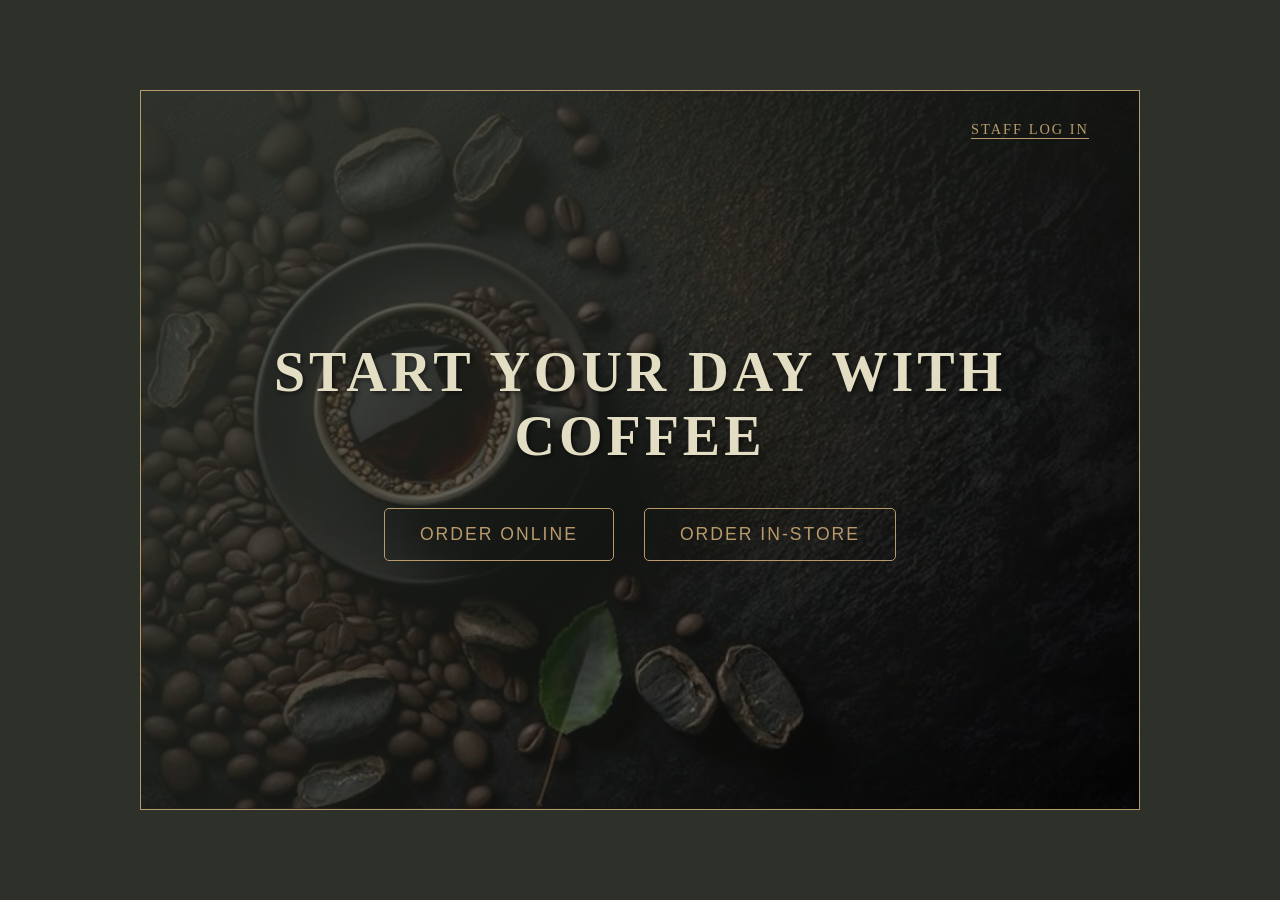
<file: index.html>
<!DOCTYPE html>
<html lang="en">
<head>
  <meta charset="UTF-8">
  <title>Mizaj Coffee Shop</title>
  <link rel="stylesheet" href="style.css">
</head>
<body>

  <div class="wrapper">
    <div class="staff-btn" onclick="openLogin()"> STAFF LOG IN</div>
    
    <main class="content-box">
        <h1>START YOUR DAY WITH COFFEE</h1>
        <div class="cta-buttons">
            <button onclick="goOnline()">Order Online</button>
            <button onclick="goInStore()">Order In-Store</button>
        </div>
    </main>
</div>

  <script src="home.js"></script>
</body>
</html>
</file>
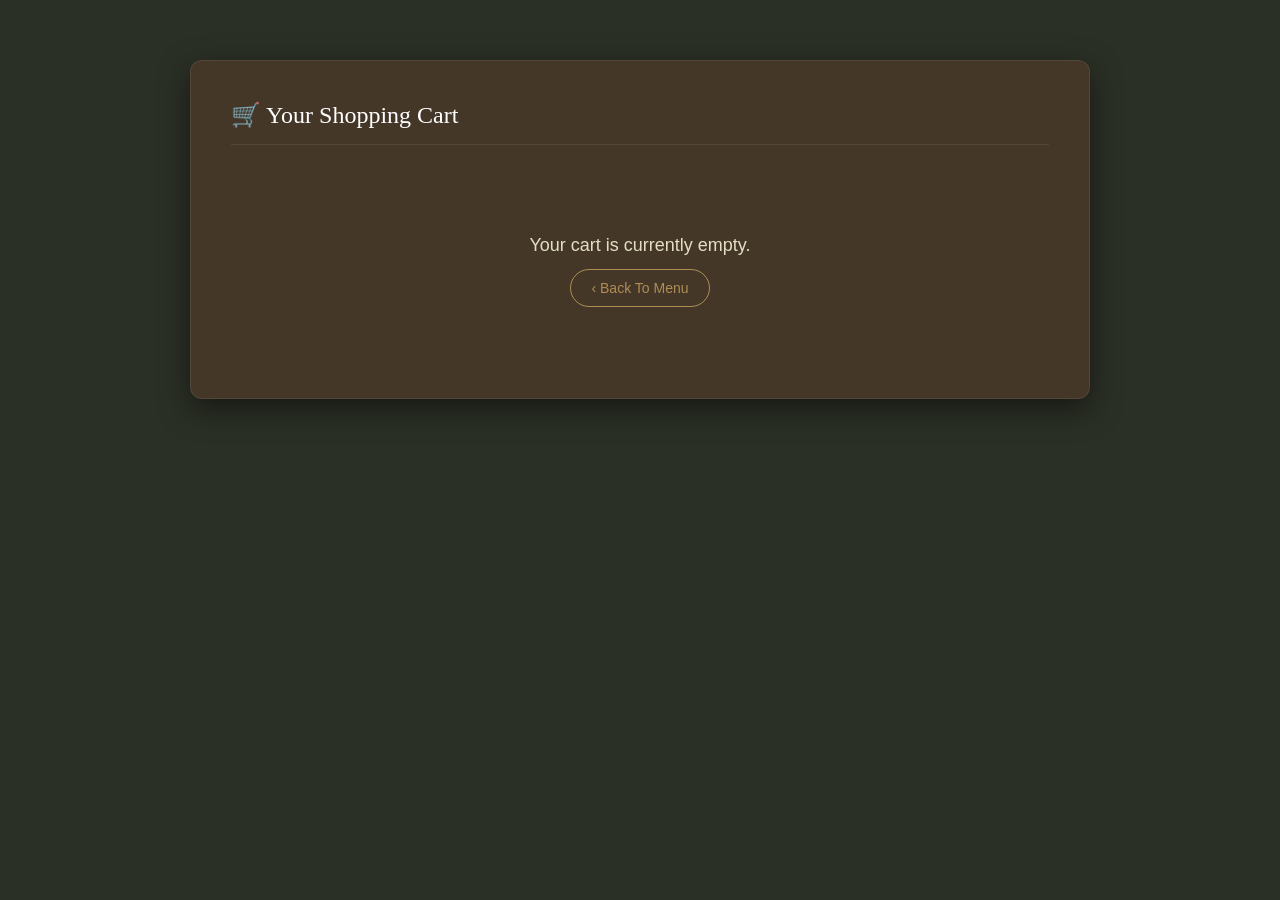
<file: cart.html>
<!DOCTYPE html>
<html lang="en">
<head>
    <meta charset="UTF-8">
    <meta name="viewport" content="width=device-width, initial-scale=1.0">
    <title>Ararat Coffee - Your Cart</title>
    <!-- ربط ملف الـ CSS الخاص بالسلة -->
    <link rel="stylesheet" href="cart.css">
</head>
<body>

    <div class="cart-container">
        <h2>🛒 Your Shopping Cart</h2>
        
        <!-- جدول عرض المشروبات المشتراة -->
        <div id="cart-table-wrapper">
            <table class="cart-table">
                <thead>
                    <tr>
                        <th>Product</th>
                        <th>Price</th>
                        <th>Quantity</th>
                        <th>Subtotal</th>
                        <th>Action</th>
                    </tr>
                </thead>
                <tbody id="cart-rows">
                    <!-- الجافاسكريبت سيقوم بتوليد الأسطر هنا ديناميكياً -->
                </tbody>
            </table>
        </div>

        <!-- رسالة تنبيه تظهر فقط إذا كانت السلة فارغة تماماً -->
        <div id="empty-cart-msg" class="empty-msg" style="display: none;">
            Your cart is currently empty. <br><br>
            <a href="hot-drinks.html" class="go-back-btn">‹ Back To Menu</a>
        </div>

        <!-- إجمالي الحساب وأزرار التحكم -->
        <div class="cart-summary" id="cart-summary-box">
            <div class="total-box">
                <span>Total Amount:</span>
                <span id="final-total">0 DA</span>
            </div>
            
            <div class="cart-buttons">
                <a href="hot-drinks.html" class="btn-secondary">‹ Continue Shopping</a>
                <button onclick="goToCheckout()" class="btn-primary">Proceed to Checkout ›</button>
            </div>
        </div>
    </div>

    <!-- ربط ملف الجافاسكريبت الخاص بالسلة -->
    <script src="cart.js"></script>
</body>
</html>
</file>
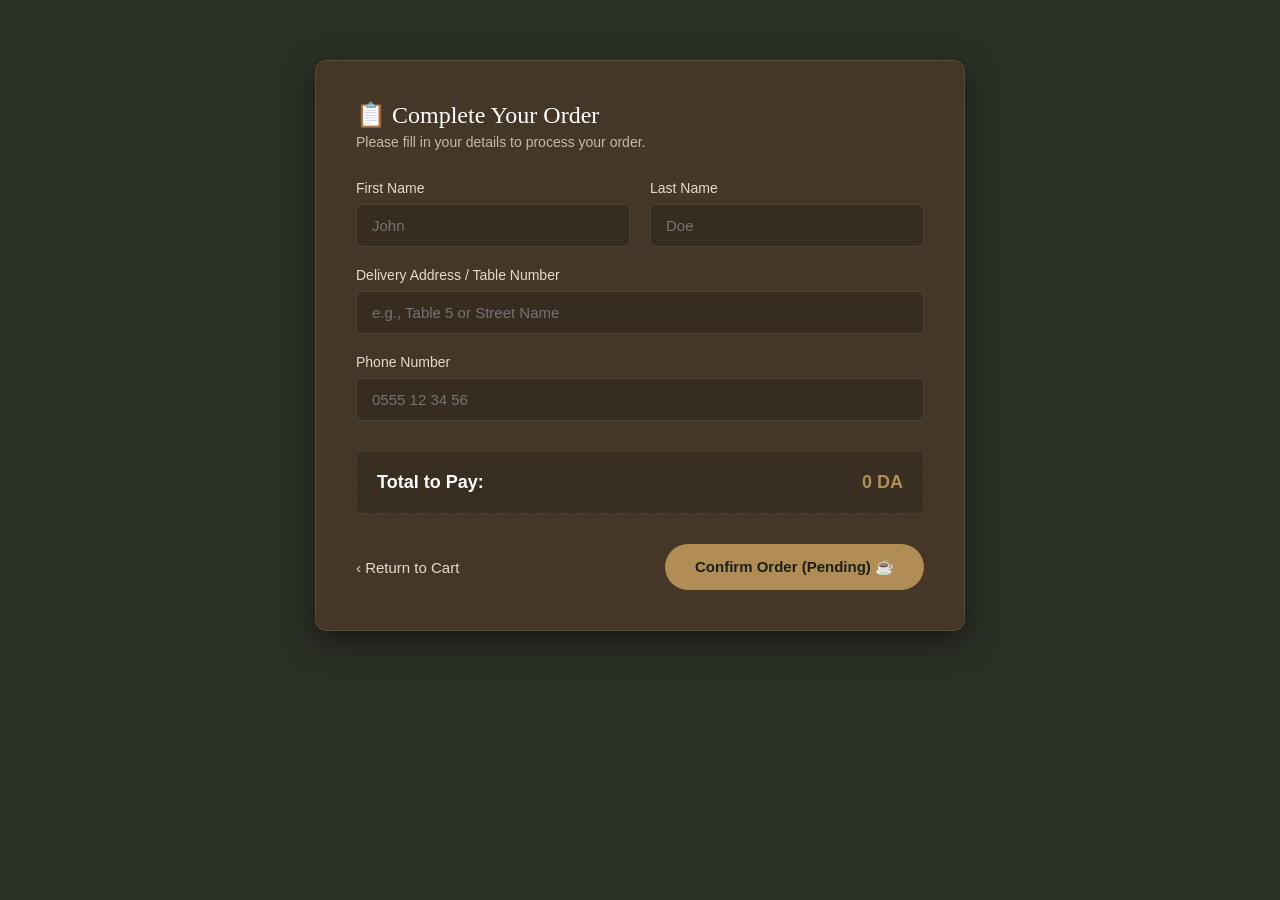
<file: checkout.html>
<!DOCTYPE html>
<html lang="en">
<head>
    <meta charset="UTF-8">
    <meta name="viewport" content="width=device-width, initial-scale=1.0">
    <title>Ararat Coffee - Checkout</title>
    <link rel="stylesheet" href="checkout.css">
</head>
<body>

    <div class="checkout-container">
        <h2>📋 Complete Your Order</h2>
        <p class="checkout-subtitle">Please fill in your details to process your order.</p>

        <!-- فورم إدخال البيانات الشخصية -->
        <form id="checkout-form" action="submit_order.php" method="POST" onsubmit="prepareCartData(event)">
            
            <!-- حقل مخفي سنضع داخله بيانات السلة عبر الجافاسكريبت قبل الإرسال -->
            <input type="hidden" name="cart_data" id="hidden-cart-data">

            <div class="form-group-row">
                <div class="form-group">
                    <label for="firstname">First Name</label>
                    <input type="text" id="firstname" name="firstname" required placeholder="John">
                </div>
                
                <div class="form-group">
                    <label for="lastname">Last Name</label>
                    <input type="text" id="lastname" name="lastname" required placeholder="Doe">
                </div>
            </div>

            <div class="form-group">
                <label for="address">Delivery Address / Table Number</label>
                <input type="text" id="address" name="address" required placeholder="e.g., Table 5 or Street Name">
            </div>

            <div class="form-group">
                <label for="phone">Phone Number</label>
                <input type="tel" id="phone" name="phone" required placeholder="0555 12 34 56">
            </div>

            <!-- صندوق ملخص الحساب السريع -->
            <div class="checkout-summary">
                <span>Total to Pay:</span>
                <span id="checkout-total">0 DA</span>
            </div>

            <div class="form-buttons">
                <a href="cart.html" class="btn-back">‹ Return to Cart</a>
                <button type="submit" class="btn-submit">Confirm Order (Pending) ☕</button>
            </div>
        </form>
    </div>

    <script>
        // بمجرد تحميل الصفحة، نعرض المجموع النهائي للزبون ليتأكد منه
        document.addEventListener('DOMContentLoaded', () => {
            const cart = JSON.parse(localStorage.getItem('ararat_cart')) || [];
            let total = 0;
            cart.forEach(item => {
                total += item.price * item.quantity;
            });
            document.getElementById('checkout-total').innerText = total + ' DA';
        });

        // هذه الدالة السحرية تأخذ بيانات السلة وتضعها داخل الحقل المخفي قبل إرسال الفورم للـ PHP
        function prepareCartData(event) {
            const cart = JSON.parse(localStorage.getItem('ararat_cart')) || [];
            
            if (cart.length === 0) {
                alert("Your cart is empty! Cannot submit order.");
                event.preventDefault(); // إيقاف الإرسال
                return false;
            }

            // تحويل مصفوفة السلة إلى نص JSON وضعه في الحقل المخفي
            document.getElementById('hidden-cart-data').value = JSON.stringify(cart);
        }
    </script>
</body>
</html>
</file>
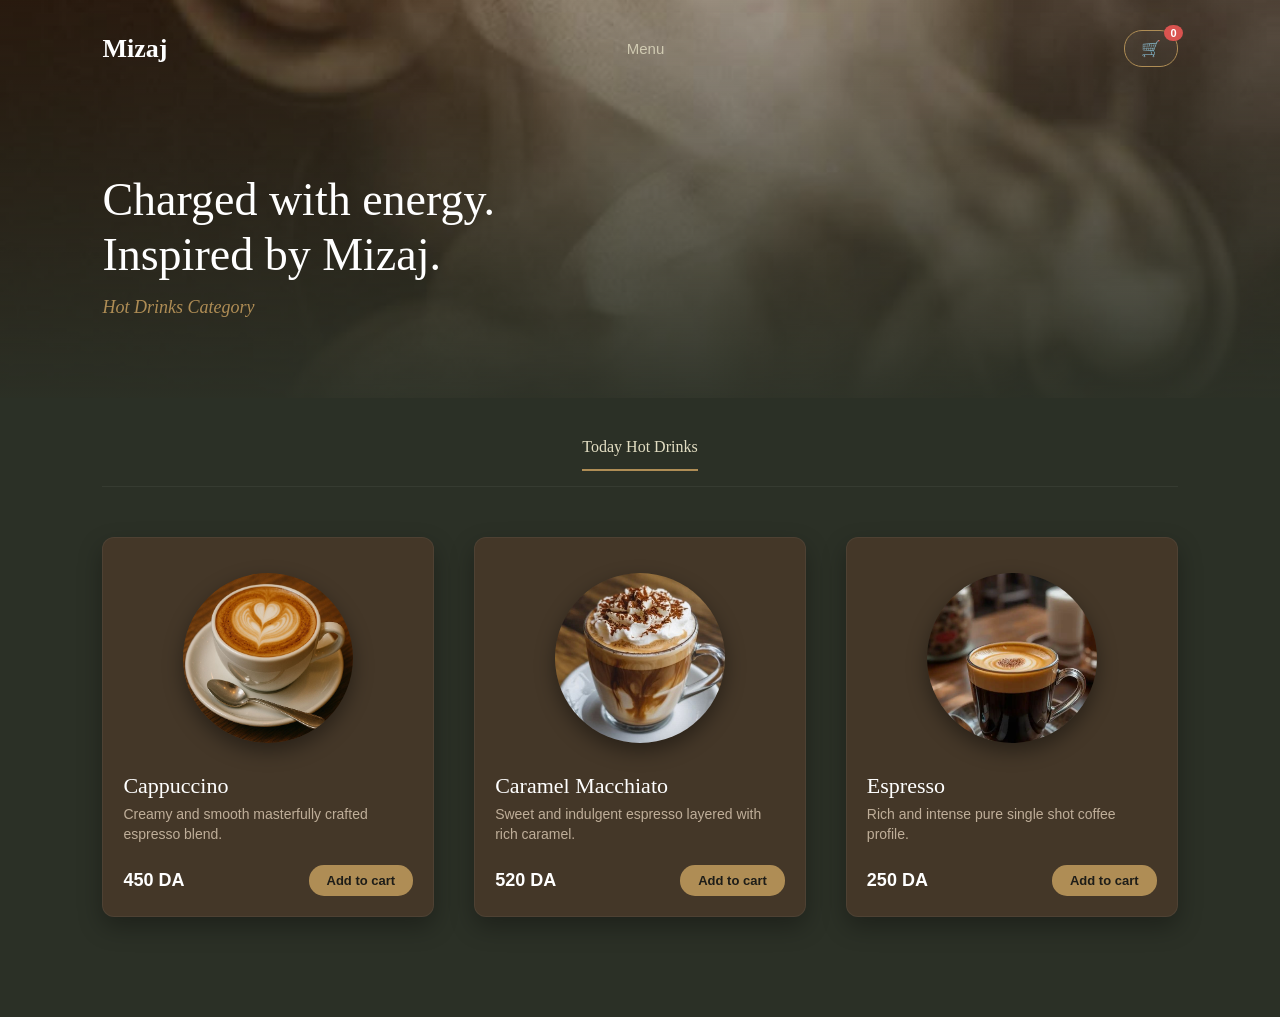
<file: hot-drinks.html>
<!DOCTYPE html>
<html lang="en">
<head>
    <meta charset="UTF-8">
    <meta name="viewport" content="width=device-width, initial-scale=1.0">
    <title>Mizaj Coffee - Hot Drinks Menu</title>
    <!-- ربط ملف الـ CSS الخاص بالصفحة -->
    <link rel="stylesheet" href="hot-drinks.css">
</head>
<body>

    
    <header class="menu-header">
        <nav class="navbar">
            <div class="brand-name">Mizaj</div>
            <ul class="nav-links">
                <li><a href="menucategories.html">Menu</a></li>
                
            </ul>
            <div class="right-nav">
                
                
                <!-- 🛒 أيقونة السلة التفاعلية المتطابقة مع image_4.png -->
                <div class="cart-icon-wrapper" onclick="navigateToCart()">
                    <span class="cart-emoji">🛒</span>
                    <span id="cart-count" class="cart-count">0</span>
                </div>
            </div>
        </nav>
        
        <div class="header-title">
            <h1>Charged with energy.<br>Inspired by Mizaj.</h1>
            <p class="section-tag">Hot Drinks Category</p>
        </div>
    </header>

   
    <main class="menu-container">
        <div class="menu-tabs">
            <span class="tab active">Today Hot Drinks</span>
           
        </div>

        <div class="products-grid">
            
            <!-- المنتج 1: Cappuccino -->
            <div class="product-card">
                <div class="image-holder">
                    <img src="images/cappuccino.JPG" alt="Cappuccino">
                </div>
                <div class="product-info">
                    <h3>Cappuccino</h3>
                    <p class="product-desc">Creamy and smooth masterfully crafted espresso blend.</p>
                    <div class="card-footer">
                        <span class="price">450 DA</span>
                        <button class="add-to-cart-btn" onclick="addToCart(1, 'Cappuccino', 450)">Add to cart</button>
                    </div>
                </div>
            </div>

            
            <div class="product-card">
                <div class="image-holder">
                    <img src="images/caramelmacchiato.JPG" alt="Caramel Macchiato">
                </div>
                <div class="product-info">
                    <h3>Caramel Macchiato</h3>
                    <p class="product-desc">Sweet and indulgent espresso layered with rich caramel.</p>
                    <div class="card-footer">
                        <span class="price">520 DA</span>
                        <button class="add-to-cart-btn" onclick="addToCart(2, 'Caramel Macchiato', 520)">Add to cart</button>
                    </div>
                </div>
            </div>

            
            <div class="product-card">
                <div class="image-holder">
                    <img src="images/espresso.JPG" alt="Espresso">
                </div>
                <div class="product-info">
                    <h3>Espresso</h3>
                    <p class="product-desc">Rich and intense pure single shot coffee profile.</p>
                    <div class="card-footer">
                        <span class="price">250 DA</span>
                        <button class="add-to-cart-btn" onclick="addToCart(3, 'Espresso', 250)">Add to cart</button>
                    </div>
                </div>
            </div>

        </div>
    </main>

    
    <script src="script.js"></script>
</body>
</html>
</file>
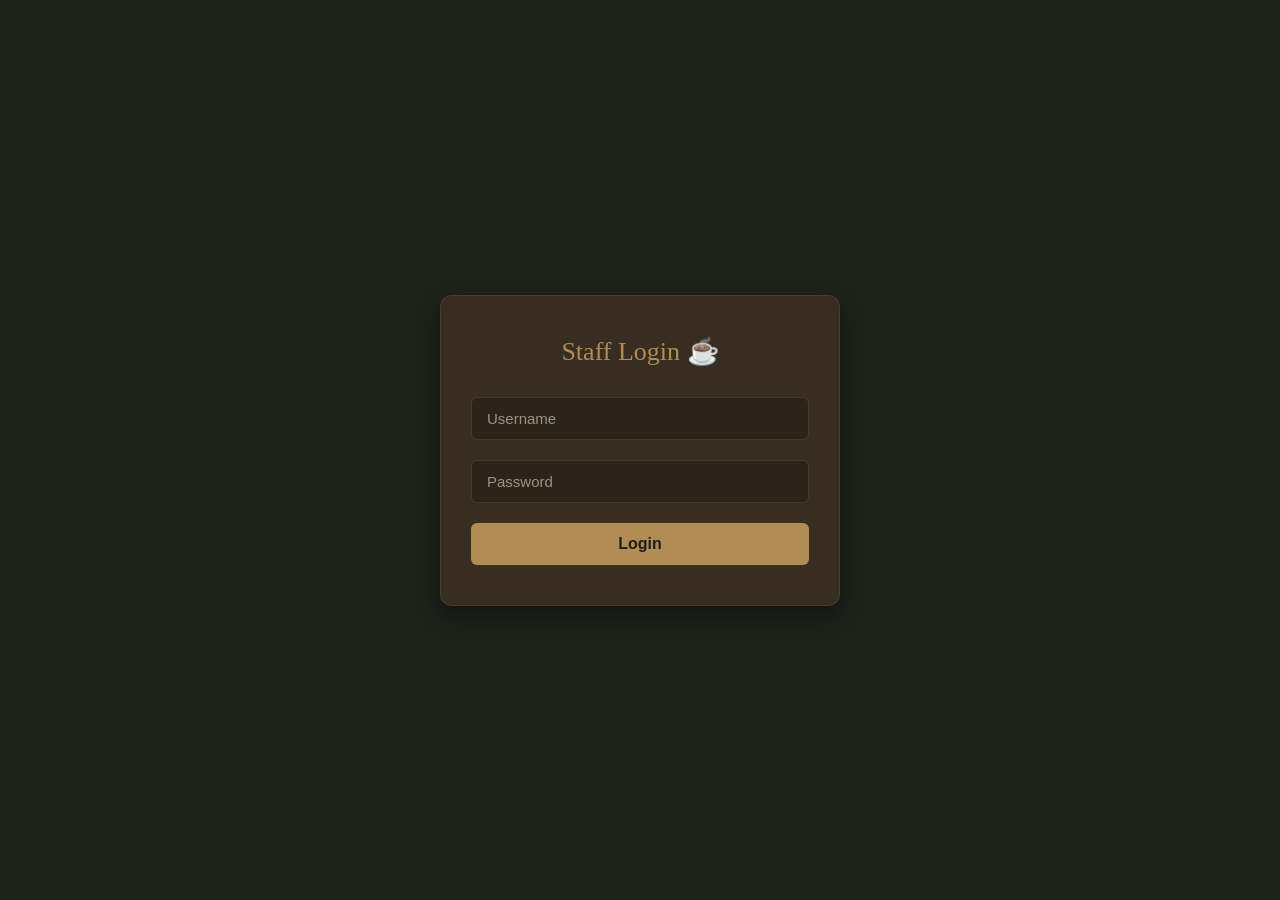
<file: login.html>
<!DOCTYPE html>
<html lang="en">
<head>
    <meta charset="UTF-8">
    <meta name="viewport" content="width=device-width, initial-scale=1.0">
    <title>Staff Login</title>
    <link rel="stylesheet" href="login.css">
</head>
<body class="login-page">

<div class="login-container">
    <!-- يتوجه الكود إلى ملف الـ PHP الخلفي للتحقق -->
   
    <form onsubmit="event.preventDefault(); login();"> <!-- ربطنا الفورم بدالة الـ login -->
    
    <h2>Staff Login ☕️</h2>

    <!-- أضفنا الـ id لكي يتعرف عليه كود الجافاسكريبت -->
    <input type="text" id="username" name="username" placeholder="Username" required>
    <input type="password" id="password" name="password" placeholder="Password" required>

    <button type="submit">Login</button>
</form>
</div>

<script src="login.js"></script>
</body>
</html>
</file>
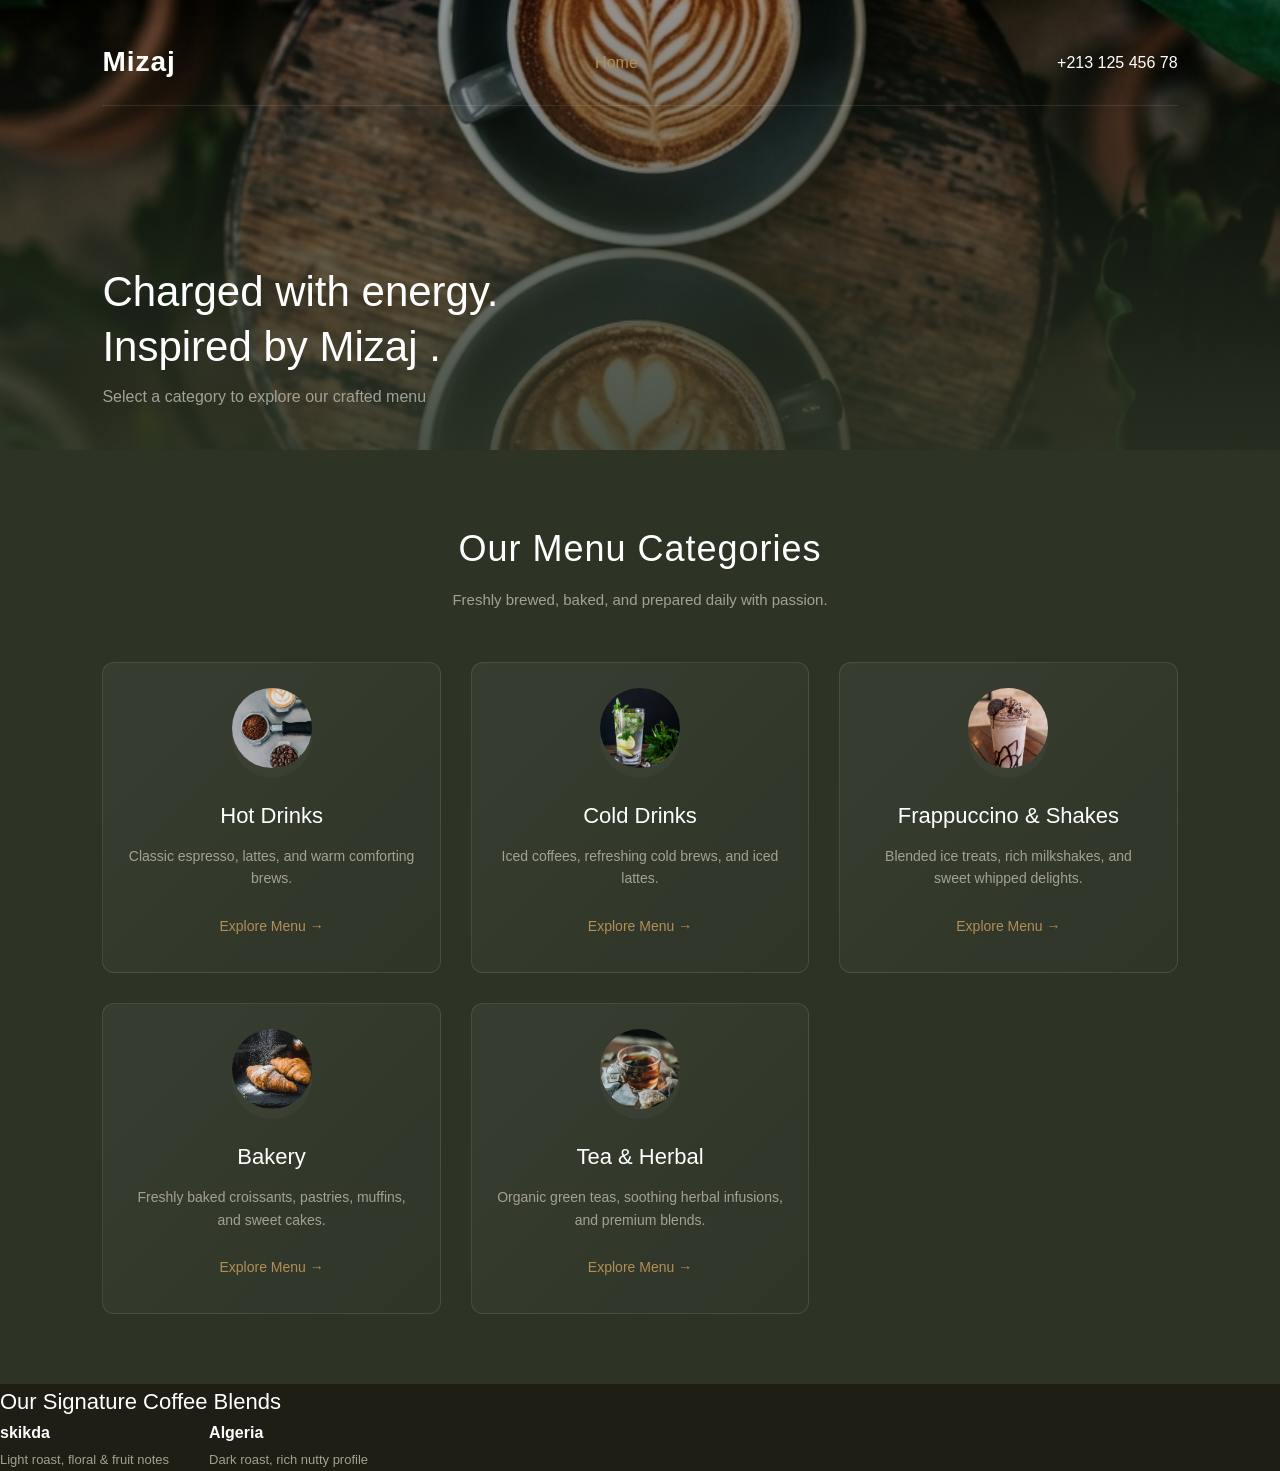
<file: menucategories.html>
<!DOCTYPE html>
<html lang="en">
<head>
    <meta charset="UTF-8">
    <meta name="viewport" content="width=device-width, initial-scale=1.0">
    <title>Mizaj Coffee - Menu Categories</title>
    <!-- ربط ملف الـ CSS الخارجي -->
    <link rel="stylesheet" href="menucategories.css">
</head>
<body>

    <!-- الهيدر والجزء العلوي -->
    <header class="hero-section">
        <nav class="navbar">
            <div class="brand-name">Mizaj</div>
            <ul class="nav-links">
                <li><a href="#" class="active">Home</a></li>
                
                
            </ul>
            <div class="contact-number">+213 125 456 78</div>
        </nav>

        <div class="hero-content">
            <h1>Charged with energy.<br>Inspired by Mizaj .</h1>
            <p class="hero-subtitle">Select a category to explore our crafted menu</p>
        </div>
    </header>

    <!-- قسم تصنيفات المنيو الرئيسي -->
    <section class="categories-section">
        <h2 class="section-title">Our Menu Categories</h2>
        <p class="section-desc">Freshly brewed, baked, and prepared daily with passion.</p>
        
        <div class="categories-grid">
            
            <!-- 1. Hot Drinks -->
            <a href="hot-drinks.html" class="category-card">
                <div class="card-icon">
                    <!-- مثال لقسم المشروبات الساخنة -->
<div class="card-icon">
    <img src="images/hot-drinks.PNG" alt="Hot Drinks" style="width: 100%; height: 100%; border-radius: 50%; object-fit: cover;">
</div>
                </div>
                <h3>Hot Drinks</h3>
                <p>Classic espresso, lattes, and warm comforting brews.</p>
                <span class="explore-btn">Explore Menu &rarr;</span>
            </a>

            <!-- 2. Cold Drinks -->
            <a href="cold-drinks.html" class="category-card">
                <div class="card-icon">
                   
<div class="card-icon">
    <img src="images/cold-drinks.PNG" alt="Hot Drinks" style="width: 100%; height: 100%; border-radius: 50%; object-fit: cover;">
</div>
                </div>
                <h3>Cold Drinks</h3>
                <p>Iced coffees, refreshing cold brews, and iced lattes.</p>
                <span class="explore-btn">Explore Menu &rarr;</span>
            </a>

            <!-- 3. Frappuccino & Shakes -->
            <a href="frappuccino-shakes.html" class="category-card">
                <div class="card-icon">
                    
<div class="card-icon">
    <img src="images/frappuccino.PNG" alt="Hot Drinks" style="width: 100%; height: 100%; border-radius: 50%; object-fit: cover;">
</div>
                </div>
                <h3>Frappuccino & Shakes</h3>
                <p>Blended ice treats, rich milkshakes, and sweet whipped delights.</p>
                <span class="explore-btn">Explore Menu &rarr;</span>
            </a>

            <!-- 4. Bakery -->
            <a href="bakery.html" class="category-card">
                <div class="card-icon">
                    
<div class="card-icon">
    <img src="images/bakery.PNG" alt="Hot Drinks" style="width: 100%; height: 100%; border-radius: 50%; object-fit: cover;">
</div>
                </div>
                <h3>Bakery</h3>
                <p>Freshly baked croissants, pastries, muffins, and sweet cakes.</p>
                <span class="explore-btn">Explore Menu &rarr;</span>
            </a>

            <!-- 5. Tea and Herbal -->
            <a href="tea-herbal.html" class="category-card">
                <div class="card-icon">
<!-- مثال لقسم المشروبات الساخنة -->
<div class="card-icon">
    <img src="images/tea.PNG" alt="Hot Drinks" style="width: 100%; height: 100%; border-radius: 50%; object-fit: cover;">
</div>

                </div>
                <h3>Tea & Herbal</h3>
                <p>Organic green teas, soothing herbal infusions, and premium blends.</p>
                <span class="explore-btn">Explore Menu &rarr;</span>
            </a>

        </div>
    </section>

    <!-- الفوتر السفلي المتناسق مع الهوية -->
    <footer class="blends-footer">
        <div class="blends-title">Our Signature Coffee Blends</div>
        <div class="blends-info">
            <div class="blend-item">
                <h4>skikda</h4>
                <p>Light roast, floral & fruit notes</p>
            </div>
            <div class="blend-item">
                <h4>Algeria</h4>
                <p>Dark roast, rich nutty profile</p>
            </div>
        </div>
    </footer>

</body>
</html>
</file>
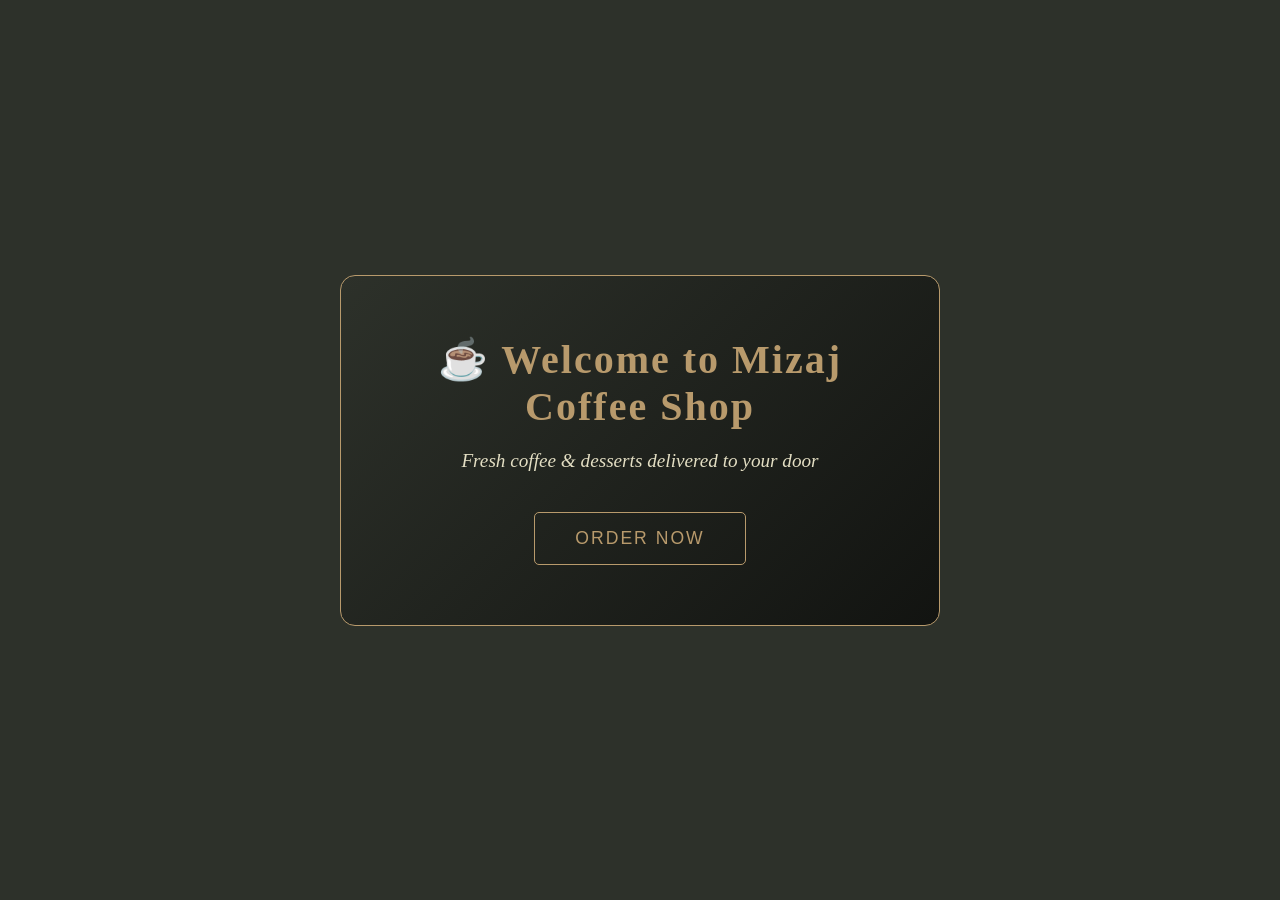
<file: online.html>
<!DOCTYPE html>
<html lang="en">
<head>
    <meta charset="UTF-8">
    <meta name="viewport" content="width=device-width, initial-scale=1.0">
    <title>Coffee Shop Online</title>

    <link rel="stylesheet" href="online.css">
</head>
<body>

    <div class="hero">

        <h1>☕ Welcome to  Mizaj Coffee Shop</h1>

        <p>Fresh coffee & desserts delivered to your door </p>

        <button onclick="startOrder()">
             Order Now
        </button>

    </div>

<script>

function startOrder(){
    window.location.href = "menucategories.html";
}

</script>

</body>
</html>
</file>
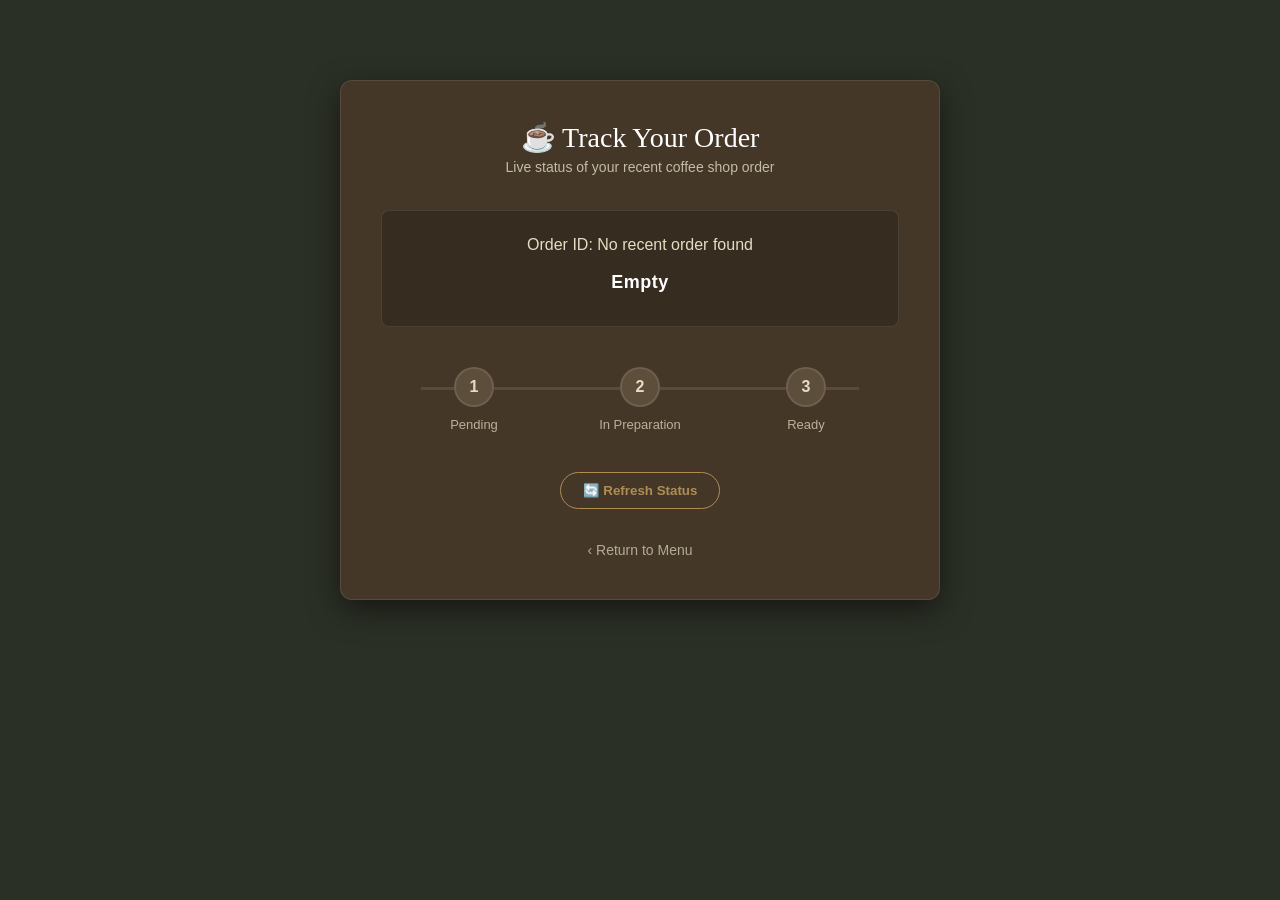
<file: tracking.html>
<!DOCTYPE html>
<html lang="en">
<head>
    <meta charset="UTF-8">
    <meta name="viewport" content="width=device-width, initial-scale=1.0">
    <title>Mizaj Coffee - Track Your Order</title>
    <link rel="stylesheet" href="tracking.css">
</head>
<body>

    <div class="tracking-container">
        <h2>☕ Track Your Order</h2>
        <p class="subtitle">Live status of your recent coffee shop order</p>

        <!-- صندوق عرض رقم الطلب والحالة الحية -->
        <div class="status-box">
            <div class="order-number">Order ID: <span id="display-order-id">#--</span></div>
            
            <!-- هنا ستظهر حالة الطلب ديناميكياً (Pending, In preparation, Ready) -->
            <div id="order-status" class="status-badge status-pending">Fetching Status...</div>
        </div>

        <!-- الخط الزمني المرئي لحالة الطلب -->
        <div class="timeline">
            <div class="timeline-step" id="step-pending">
                <div class="circle">1</div>
                <p>Pending</p>
            </div>
            <div class="timeline-step" id="step-prep">
                <div class="circle">2</div>
                <p>In Preparation</p>
            </div>
            <div class="timeline-step" id="step-ready">
                <div class="circle">3</div>
                <p>Ready</p>
            </div>
        </div>

        <div class="tracking-footer">
            <button onclick="checkLiveStatus()" class="btn-refresh">🔄 Refresh Status</button>
            <br><br>
            <a href="hot-drinks.html" class="back-link">‹ Return to Menu</a>
        </div>
    </div>

    <script>
        // بمجرد تحميل الصفحة، نقرأ رقم الطلب المخزن ونبحث عن حالته
        document.addEventListener('DOMContentLoaded', () => {
            // جلب رقم الطلب الذي سنقوم بحفظه في الـ localStorage عند نجاح الـ Checkout
            const orderId = localStorage.getItem('last_order_id');
            
            if (!orderId) {
                document.getElementById('display-order-id').innerText = "No recent order found";
                document.getElementById('order-status').innerText = "Empty";
                document.getElementById('order-status').className = "status-badge";
                return;
            }

            document.getElementById('display-order-id').innerText = "#" + orderId;
            checkLiveStatus(orderId);
        });

        // دالة الاتصال بالـ PHP بشكل حي (AJAX/Fetch) لطلب الحالة من قاعدة البيانات
        function checkLiveStatus(orderId) {
            if (!orderId) orderId = localStorage.getItem('last_order_id');
            if (!orderId) return;

            fetch(`./get_order_status.php?order_id=${orderId}`)
                .then(response => response.json())
                .then(data => {
                    if (data.success) {
                        const status = data.status; // القيمة القادمة من الداتابيز
                        const statusBadge = document.getElementById('order-status');
                        statusBadge.innerText = status;

                        // إعادة تعيين ألوان الحالة والخط الزمني بناءً على القيمة الحالية
                        resetTimeline();
                        if (status === 'Pending') {
                            statusBadge.className = "status-badge status-pending";
                            document.getElementById('step-pending').classList.add('active');
                        } else if (status === 'In preparation') {
                            statusBadge.className = "status-badge status-prep";
                            document.getElementById('step-pending').classList.add('active');
                            document.getElementById('step-prep').classList.add('active');
                        } else if (status === 'Ready') {
                            statusBadge.className = "status-badge status-ready";
                            document.getElementById('step-pending').classList.add('active');
                            document.getElementById('step-prep').classList.add('active');
                            document.getElementById('step-ready').classList.add('active');
                        }
                    } else {
                        document.getElementById('order-status').innerText = "Order not found";
                    }
                })
                .catch(error => {
                    console.error('Error fetching status:', error);
                });
        }

        function resetTimeline() {
            document.getElementById('step-pending').classList.remove('active');
            document.getElementById('step-prep').classList.remove('active');
            document.getElementById('step-ready').classList.remove('active');
        }
    </script>
</body>
</html>
</file>
<file: style.css>
:root {
    --olive-deep: #2d312a;      /* الزيتوني العميق */
    --beige-warm: #e3dec3;      /* البيج الدافئ */
    --gold-accent: #b89a6c;     /* الذهبي الكلاسيكي */
}

* { margin: 0; padding: 0; box-sizing: border-box; }

body { 
    background-color: var(--olive-deep); 
    color: var(--beige-warm); 
    font-family: 'Georgia', serif; /* الخط الكلاسيكي المعتمد في image_8.png */
    height: 100vh;
    display: flex;
    justify-content: center;
    align-items: center;
}

/* الحاوية الرئيسية (Wrapper) */
.wrapper {
    width: 90%;
    max-width: 1000px;
    height: 80vh;
    border: 1px solid var(--gold-accent);
    position: relative;
    display: flex;
    justify-content: center;
    align-items: center;
    background-image:linear-gradient(135deg, rgba(45, 49, 42, 0.9), rgba(0,0,0,0.4)), url(images/homeBG.JPG);
     background-size: cover ;
     background-position:center;
}

/* زر الـ Staff الجانبي */
.staff-btn {
    position: absolute;
    top: 30px;
    right: 50px;
    color: var(--gold-accent);
    font-size: 0.9rem;
    letter-spacing: 2px;
    cursor: pointer;
    border-bottom: 1px solid var(--gold-accent);
    transition: 0.3s;
}

.staff-btn:hover { opacity: 0.7; }

/* نص العنوان */
.content-box h1 {
    font-size: 3.5rem;
    letter-spacing: 4px;
    text-transform: uppercase;
    margin-bottom: 40px;
    text-align: center;
    text-shadow: 2px 2px 4px rgba(0,0,0,0.5);
}

/* الأزرار (Buttons) */
.cta-buttons {
    display: flex;
    gap: 30px;
    justify-content: center;
}

button {
    background: transparent;
    border: 1px solid var(--gold-accent);
    color: var(--gold-accent);
    padding: 15px 35px;
    font-size: 1.1rem;
    letter-spacing: 2px;
    text-transform: uppercase;
    cursor: pointer;
    transition: all 0.4s ease;
    border-radius: 5px;
}

button:hover {
    background: var(--gold-accent);
    color: var(--olive-deep);
}
</file>
<file: cart.css>
/* نفس الثيم اللوني لـ Ararat Coffee */
:root {
    --bg-dark-olive: #2b3026;       
    --accent-gold-muted: #af8d55;   
    --card-wood-bg: #443728;        
    --text-white: #ffffff;
    --text-beige: #e3dec3;          
    --border-soft: rgba(255, 255, 255, 0.08);
}

* {
    margin: 0;
    padding: 0;
    box-sizing: border-box;
    font-family: 'Segoe UI', Tahoma, Geneva, Verdana, sans-serif;
}

body {
    background-color: var(--bg-dark-olive);
    color: var(--text-white);
    padding: 60px 8%;
}

.cart-container {
    max-width: 900px;
    margin: 0 auto;
    background-color: var(--card-wood-bg);
    padding: 40px;
    border-radius: 12px;
    box-shadow: 0 10px 30px rgba(0,0,0,0.5);
    border: 1px solid var(--border-soft);
}

.cart-container h2 {
    font-family: 'Georgia', serif;
    font-weight: normal;
    margin-bottom: 30px;
    border-bottom: 1px solid var(--border-soft);
    padding-bottom: 15px;
    color: var(--text-white);
}

/* تنسيق الجدول الاحترافي */
.cart-table {
    width: 100%;
    border-collapse: collapse;
    text-align: left;
    margin-bottom: 30px;
}

.cart-table th {
    color: var(--text-beige);
    border-bottom: 2px solid var(--accent-gold-muted);
    padding: 12px;
    font-size: 15px;
    font-weight: 600;
}

.cart-table td {
    padding: 18px 12px;
    border-bottom: 1px solid var(--border-soft);
    font-size: 16px;
}

.empty-msg {
    text-align: center;
    padding: 60px 20px;
    color: var(--text-beige);
    font-size: 18px;
}

.go-back-btn {
    color: var(--accent-gold-muted);
    text-decoration: none;
    border: 1px solid var(--accent-gold-muted);
    padding: 10px 20px;
    border-radius: 20px;
    font-size: 14px;
    transition: all 0.3s;
}

.go-back-btn:hover {
    background-color: var(--accent-gold-muted);
    color: black;
}

/* صندوق المجموع النهائي */
.cart-summary {
    display: flex;
    flex-direction: column;
    align-items: flex-end;
    gap: 20px;
    margin-top: 20px;
    border-top: 1px solid var(--border-soft);
    padding-top: 25px;
}

.total-box {
    font-size: 22px;
    font-weight: bold;
    display: flex;
    gap: 15px;
}

#final-total {
    color: var(--accent-gold-muted);
}

/* أزرار التحكم السفلى */
.cart-buttons {
    display: flex;
    gap: 15px;
}

.btn-primary {
    background-color: var(--accent-gold-muted);
    color: #1e1d18;
    border: none;
    padding: 12px 28px;
    border-radius: 20px;
    font-weight: bold;
    cursor: pointer;
    font-size: 15px;
    transition: background 0.3s;
}

.btn-primary:hover {
    background-color: #ffd699;
}

.btn-secondary {
    background-color: transparent;
    color: var(--text-beige);
    border: 1px solid var(--border-soft);
    padding: 12px 28px;
    border-radius: 20px;
    cursor: pointer;
    font-size: 15px;
    text-decoration: none;
    transition: background 0.3s;
    display: inline-block;
}

.btn-secondary:hover {
    background-color: rgba(255,255,255,0.05);
}

.btn-delete {
    background: none;
    border: none;
    color: #ff6b6b;
    cursor: pointer;
    font-size: 15px;
    transition: opacity 0.2s;
}

.btn-delete:hover {
    opacity: 0.8;
}
</file>
<file: checkout.css>
:root {
    --bg-dark-olive: #2b3026;       
    --accent-gold-muted: #af8d55;   
    --card-wood-bg: #443728;        
    --text-white: #ffffff;
    --text-beige: #e3dec3;          
    --border-soft: rgba(255, 255, 255, 0.1);
}

* {
    margin: 0;
    padding: 0;
    box-sizing: border-box;
    font-family: 'Segoe UI', Tahoma, Geneva, Verdana, sans-serif;
}

body {
    background-color: var(--bg-dark-olive);
    color: var(--text-white);
    padding: 60px 8%;
}

.checkout-container {
    max-width: 650px;
    margin: 0 auto;
    background-color: var(--card-wood-bg);
    padding: 40px;
    border-radius: 12px;
    box-shadow: 0 10px 30px rgba(0,0,0,0.5);
    border: 1px solid var(--border-soft);
}

.checkout-container h2 {
    font-family: 'Georgia', serif;
    font-weight: normal;
    margin-bottom: 5px;
    color: var(--text-white);
}

.checkout-subtitle {
    color: var(--text-beige);
    font-size: 14px;
    margin-bottom: 30px;
    opacity: 0.8;
}

/* تنسيق الحقول واستمارات الإدخال */
.form-group-row {
    display: flex;
    gap: 20px;
}

.form-group {
    display: flex;
    flex-direction: column;
    width: 100%;
    margin-bottom: 20px;
}

.form-group label {
    color: var(--text-beige);
    font-size: 14px;
    margin-bottom: 8px;
    font-weight: 500;
}

.form-group input {
    background-color: rgba(0, 0, 0, 0.2);
    border: 1px solid var(--border-soft);
    padding: 12px 15px;
    border-radius: 6px;
    color: white;
    font-size: 15px;
    transition: border-color 0.3s;
}

.form-group input:focus {
    outline: none;
    border-color: var(--accent-gold-muted);
}

/* صندوق حساب المجموع داخل التشيك آوت */
.checkout-summary {
    background-color: rgba(0, 0, 0, 0.15);
    padding: 20px;
    border-radius: 6px;
    display: flex;
    justify-content: space-between;
    font-size: 18px;
    font-weight: bold;
    margin: 30px 0;
    border: 1px dashed var(--border-soft);
}

#checkout-total {
    color: var(--accent-gold-muted);
}

/* أزرار التحكم */
.form-buttons {
    display: flex;
    justify-content: space-between;
    align-items: center;
}

.btn-submit {
    background-color: var(--accent-gold-muted);
    color: #1e1d18;
    border: none;
    padding: 14px 30px;
    border-radius: 25px;
    font-weight: bold;
    cursor: pointer;
    font-size: 15px;
    transition: background 0.3s;
}

.btn-submit:hover {
    background-color: #ffd699;
}

.btn-back {
    color: var(--text-beige);
    text-decoration: none;
    font-size: 15px;
    transition: opacity 0.2s;
}

.btn-back:hover {
    opacity: 0.8;
}
</file>
<file: hot-drinks.css>
/* الألوان المستوحاة بدقة من الصورة الإرشادية image_3.png */
:root {
    --bg-dark-olive: #2b3026;       /* الخلفية الزيتية الداكنة للقسم السفلي */
    --accent-gold-muted: #af8d55;   /* اللون الذهبي الخردلي المطفأ للأزرار */
    --card-wood-bg: #443728;        /* اللون البني الخشبي الداكن الفاخر للكروت */
    --text-white: #ffffff;
    --text-beige: #e3dec3;          /* اللون الكريمي الفاتح للنصوص والعناوين */
    --border-soft: rgba(255, 255, 255, 0.08);
}

* {
    margin: 0;
    padding: 0;
    box-sizing: border-box;
    font-family: 'Georgia', serif; /* لاستعادة طابع الخط الكلاسيكي الفخم في الصورة */
}

body {
    background-color: var(--bg-dark-olive);
    color: var(--text-white);
    overflow-x: hidden;
}

/* تصميم الهيدر متطابق مع الجزء العلوي للصورة */
.menu-header {
    background: linear-gradient(rgba(0, 0, 0, 0.2), rgba(43, 48, 38, 0.95)), 
                url(images/BG.JPG) no-repeat center center/cover;
    padding: 30px 8% 80px 8%;
    text-align: left;
}

.navbar {
    display: flex;
    justify-content: space-between;
    align-items: center;
    padding-bottom: 25px;
}

.brand-name {
    font-size: 26px;
    font-weight: bold;
    color: var(--text-white);
}

.nav-links {
    display: flex;
    list-style: none;
    gap: 30px;
}

.nav-links a {
    color: var(--text-beige);
    text-decoration: none;
    font-size: 15px;
    font-family: 'Segoe UI', sans-serif;
    opacity: 0.8;
}

.nav-links a:hover {
    opacity: 1;
}

.right-nav {
    display: flex;
    align-items: center;
    gap: 25px;
    font-family: 'Segoe UI', sans-serif;
}

.phone-number {
    color: var(--text-beige);
    font-size: 14px;
}

/* تصميم وعاء السلة التفاعلية الدائرية الذهبية المطابقة لـ image_4.png */
.cart-icon-wrapper {
    position: relative;
    cursor: pointer;
    background: rgba(255, 255, 255, 0.03);
    padding: 8px 16px;
    border-radius: 18px;
    border: 1px solid var(--accent-gold-muted);
    display: flex;
    align-items: center;
    transition: transform 0.2s;
}

.cart-icon-wrapper:hover {
    transform: scale(1.05);
}

/* العداد الرقمي الدائري الأحمر الصغير فوق زر السلة */
.cart-count {
    position: absolute;
    top: -6px;
    right: -6px;
    background-color: #d9534f; /* اللون الأحمر الفاقع للتنبيهات */
    color: white;
    font-size: 11px;
    font-weight: bold;
    padding: 2px 6px;
    border-radius: 50%;
    font-family: Arial, sans-serif;
}

/* محتوى عنوان الصفحة الرئيسي الفخم */
.header-title {
    margin-top: 80px;
    max-width: 600px;
}

.header-title h1 {
    font-size: 46px;
    font-weight: normal;
    line-height: 1.2;
    color: var(--text-white);
    margin-bottom: 15px;
}

.section-tag {
    color: var(--accent-gold-muted);
    font-size: 18px;
    font-style: italic;
}

/* تنسيق قسم المنيو والكروت المأخوذ من أسفل الصورة */
.menu-container {
    padding: 40px 8% 100px 8%;
    background-color: var(--bg-dark-olive);
}

.menu-tabs {
    display: flex;
    justify-content: center;
    gap: 40px;
    margin-bottom: 50px;
    font-family: 'Segoe UI', sans-serif;
    border-bottom: 1px solid rgba(255,255,255,0.05);
    padding-bottom: 15px;
}

.menu-tabs .tab {
    color: var(--text-beige);
    font-size: 16px;
    cursor: pointer;
    opacity: 0.6;
    transition: opacity 0.3s;
}

.menu-tabs .tab.active {
    opacity: 1;
    border-bottom: 2px solid var(--accent-gold-muted);
    padding-bottom: 13px;
}

.products-grid {
    display: grid;
    grid-template-columns: repeat(auto-fit, minmax(280px, 1fr));
    gap: 40px;
}

/* تنسيق الكرت الخشبي الفاخر المطابق للـ image_3.png */
.product-card {
    background-color: var(--card-wood-bg);
    border-radius: 12px;
    overflow: hidden;
    padding: 20px;
    border: 1px solid rgba(255, 255, 255, 0.05);
    box-shadow: 0 10px 25px rgba(0,0,0,0.3);
    transition: transform 0.3s;
    text-align: left;
}

.product-card:hover {
    transform: translateY(-5px);
}

.image-holder {
    width: 100%;
    height: 200px;
    display: flex;
    justify-content: center;
    align-items: center;
    margin-bottom: 15px;
}

.image-holder img {
    width: 170px;
    height: 170px;
    object-fit: cover;
    border-radius: 50%; /* لجعل صور الفناجين دائرية أنيقة ومرفوعة على أطباقها كما في الصورة */
    box-shadow: 0 8px 20px rgba(0,0,0,0.4);
}

.product-info h3 {
    font-size: 22px;
    font-weight: normal;
    color: var(--text-white);
    margin-bottom: 6px;
}

.product-desc {
    color: #bfae99;
    font-size: 14px;
    font-family: 'Segoe UI', sans-serif;
    height: 40px;
    overflow: hidden;
    margin-bottom: 20px;
    line-height: 1.4;
}

.card-footer {
    display: flex;
    justify-content: space-between;
    align-items: center;
}

.price {
    font-size: 18px;
    color: var(--text-white);
    font-weight: bold;
    font-family: 'Segoe UI', sans-serif;
}

/* زر التثبيت المقابل لـ Add to cart في الصورة */
.add-to-cart-btn {
    background-color: var(--accent-gold-muted);
    color: #1e1d18;
    border: none;
    padding: 8px 18px;
    border-radius: 15px; /* حواف نصف دائرية كالموجودة بالصورة تماماً */
    cursor: pointer;
    font-size: 13px;
    font-weight: bold;
    font-family: 'Segoe UI', sans-serif;
    transition: background 0.3s;
}

.add-to-cart-btn:hover {
    background-color: #ffd699;
}
</file>
<file: login.css>
:root {
    --bg-dark-olive: #1e221b;       /* الزيتوني الداكن للموقع */
    --card-wood-bg: #382d21;        /* البني الخشبي الدافئ للصناديق */
    --accent-gold: #af8d55;         /* الذهبي الخاص بالهوية البصرية */
    --text-white: #ffffff;
    --text-beige: #e3dec3;          
}

* {
    margin: 0;
    padding: 0;
    box-sizing: border-box;
    font-family: 'Segoe UI', sans-serif;
}

body.login-page {
    background-color: var(--bg-dark-olive);
    height: 100vh;
    display: flex;
    justify-content: center;
    align-items: center;
}

.login-container {
    background-color: var(--card-wood-bg);
    padding: 40px 30px;
    border-radius: 12px;
    box-shadow: 0 10px 25px rgba(0, 0, 0, 0.4);
    border: 1px solid rgba(255, 255, 255, 0.08);
    width: 100%;
    max-width: 400px;
    text-align: center;
}

.login-container h2 {
    color: var(--accent-gold);
    font-family: 'Georgia', serif;
    font-size: 26px;
    margin-bottom: 30px;
    font-weight: normal;
}

/* تنسيق حقول الإدخال */
.login-container input {
    width: 100%;
    padding: 12px 15px;
    margin-bottom: 20px;
    border: 1px solid rgba(255, 255, 255, 0.1);
    background-color: rgba(0, 0, 0, 0.2);
    border-radius: 6px;
    color: var(--text-white);
    font-size: 15px;
    outline: none;
    transition: border-color 0.3s;
}

.login-container input:focus {
    border-color: var(--accent-gold);
}

.login-container input::placeholder {
    color: var(--text-beige);
    opacity: 0.6;
}

/* تنسيق زر تسجيل الدخول */
.login-container button {
    width: 100%;
    padding: 12px;
    background-color: var(--accent-gold);
    color: #1e1d18;
    border: none;
    border-radius: 6px;
    font-size: 16px;
    font-weight: bold;
    cursor: pointer;
    transition: background-color 0.3s, transform 0.1s;
}

.login-container button:hover {
    background-color: #cda86b;
}

.login-container button:active {
    transform: scale(0.98);
}
</file>
<file: menucategories.css>
/* CSS Reset & Global Styling */
* {
    margin: 0;
    padding: 0;
    box-sizing: border-box;
    font-family: 'Segoe UI', Tahoma, Geneva, Verdana, sans-serif;
}

:root {
    --bg-dark: #1e1e14;          /* اللون الداكن الأساسي الخلفية */
    --bg-deep-green: #2d3426;    /* اللون الزيتي الخاص بأقسام أرارات */
    --bg-light: #e6e4d5;         /* اللون الكريمي الفاتح */
    --accent-gold: #b38e55;      /* اللون الذهبي للهويات والأزرار */
    --text-light: #ffffff;
    --text-dark: #2d3426;
    --text-muted: #a3a195;
    --card-border: rgba(255, 255, 255, 0.1);
}

body {
    background-color: var(--bg-dark);
    color: var(--text-light);
    line-height: 1.6;
}

/* Hero Header Section */
.hero-section {
    background: linear-gradient(rgba(0, 0, 0, 0.4), rgba(45, 52, 38, 0.85)), 
                url(images/hero-bg-new1.PNG) no-repeat center center/cover;
    padding: 40px 8%;
    min-height: 50vh;
    display: flex;
    flex-direction: column;
    justify-content: space-between;
}

/* Navbar Flexbox */
.navbar {
    display: flex;
    justify-content: space-between;
    align-items: center;
    border-bottom: 1px solid rgba(255, 255, 255, 0.1);
    padding-bottom: 20px;
}

.brand-name {
    font-size: 28px;
    font-weight: bold;
    color: var(--text-light);
    letter-spacing: 1px;
}

.nav-links {
    display: flex;
    list-style: none;
    gap: 30px;
}

.nav-links a {
    color: var(--text-light);
    text-decoration: none;
    font-size: 16px;
    opacity: 0.8;
    transition: opacity 0.3s, color 0.3s;
}

.nav-links a:hover, .nav-links a.active {
    opacity: 1;
    color: var(--accent-gold);
}

.contact-number {
    color: var(--text-light);
    font-weight: 500;
}

.hero-content {
    margin-top: 40px;
    max-width: 600px;
}

.hero-content h1 {
    font-size: 42px;
    font-weight: 300;
    line-height: 1.3;
    margin-bottom: 10px;
}

.hero-subtitle {
    color: var(--text-muted);
    font-size: 16px;
}

/* Categories Section (Olive Green Theme) */
.categories-section {
    background-color: var(--bg-deep-green);
    padding: 70px 8%;
    text-align: center;
}

.section-title {
    font-size: 36px;
    font-weight: 400;
    margin-bottom: 10px;
    letter-spacing: 1px;
}

.section-desc {
    color: var(--text-muted);
    font-size: 15px;
    margin-bottom: 50px;
}

/* Grid Grid Layout for Categories */
.categories-grid {
    display: grid;
    grid-template-columns: repeat(auto-fit, minmax(280px, 1fr));
    gap: 30px;
    justify-content: center;
}

/* Interactive Category Cards (تتحول لروابط قابلة للضغط) */
.category-card {
    background: linear-gradient(135deg, rgba(255,255,255,0.05) 0%, rgba(255,255,255,0.01) 100%);
    border: 1px solid var(--card-border);
    border-radius: 12px;
    padding: 35px 25px;
    text-decoration: none; /* لإزالة الخط السفلي للرابط */
    color: var(--text-light);
    display: flex;
    flex-direction: column;
    align-items: center;
    transition: transform 0.3s ease, border-color 0.3s ease, box-shadow 0.3s ease;
    cursor: pointer;
}

/* تأثيرات التحويم لتبدو كبطاقات تفاعلية */
.category-card:hover {
    transform: translateY(-8px);
    border-color: var(--accent-gold);
    box-shadow: 0 10px 20px rgba(0, 0, 0, 0.3);
}

.card-icon {
    font-size: 40px;
    margin-bottom: 20px;
    background: rgba(255, 255, 255, 0.03);
    width: 80px;
    height: 80px;
    display: flex;
    align-items: center;
    justify-content: center;
    border-radius: 50%;
    transition: background 0.3s;
}

.category-card:hover .card-icon {
    background: rgba(179, 142, 85, 0.2);
}

.category-card h3 {
    font-size: 22px;
    font-weight: 500;
    margin-bottom: 12px;
}

.category-card p {
    font-size: 14px;
    color: var(--text-muted);
    margin-bottom: 25px;
    flex-grow: 1; /* لتتساوى النصوص في الارتفاع */
}

.explore-btn {
    font-size: 14px;
    color: var(--accent-gold);
    font-weight: 500;
    transition: color 0.3s;
}

.category-card:hover .explore-btn {
    color: var(--text-light);
}

/* Footer Styling */

blends-footer {
    background: linear-gradient(rgba(45, 52, 38, 0.9), rgba(30, 30, 20, 0.95)), 
                url('images/footer-bg-new1.PNG') no-repeat center center/cover;
    padding: 40px 8%;
    display: flex;
    justify-content: space-between;
    align-items: center;
    border-top: 1px solid rgba(255, 255, 255, 0.05);
    flex-wrap: wrap;
    gap: 30px;
}

.blends-title {
    font-size: 22px;
    font-weight: 400;
}

.blends-info {
    display: flex;
    gap: 40px;
}

.blend-item h4 {
    font-size: 16px;
    color: var(--text-light);
    margin-bottom: 5px;
}

.blend-item p {
    font-size: 13px;
    color: var(--text-muted);
}

/* Responsive Viewports */
@media (max-width: 768px) {
    .navbar {
        flex-direction: column;
        gap: 15px;
    }
    .categories-section {
        padding: 50px 5%;
    }
    .blends-footer {
        flex-direction: column;
        text-align: center;
    }
    .blends-info {
        flex-direction: column;
        gap: 20px;
    }
}
</file>
<file: online.css>
:root {
    --olive-deep: #2d312a;
    --beige-warm: #e3dec3;
    --gold-accent: #b89a6c;
}

* { margin: 0; padding: 0; box-sizing: border-box; }

body {
    background-color: var(--olive-deep);
    color: var(--beige-warm);
    font-family: 'Georgia', serif;
    height: 100vh;
    display: flex;
    justify-content: center;
    align-items: center;
}

/* تنسيق قسم الـ Hero ليطابق فخامة الـ Lobby */
.hero {
    text-align: center;
    padding: 60px;
    border: 1px solid var(--gold-accent);
    background: linear-gradient(135deg, rgba(45, 49, 42, 0.95), rgba(0,0,0,0.6));
    border-radius: 15px;
    max-width: 600px;
    width: 90%;
}

.hero h1 {
    font-size: 2.5rem;
    color: var(--gold-accent);
    margin-bottom: 20px;
    letter-spacing: 2px;
}

.hero p {
    font-size: 1.2rem;
    margin-bottom: 40px;
    font-style: italic;
    color: var(--beige-warm);
}

/* الزر بنفس نمط التصميم السابق */
button {
    background: transparent;
    border: 1px solid var(--gold-accent);
    color: var(--gold-accent);
    padding: 15px 40px;
    font-size: 1.1rem;
    letter-spacing: 2px;
    text-transform: uppercase;
    cursor: pointer;
    transition: all 0.4s ease;
    border-radius: 5px;
}

button:hover {
    background: var(--gold-accent);
    color: var(--olive-deep);
}
</file>
<file: tracking.css>
:root {
    --bg-dark-olive: #2b3026;       
    --accent-gold-muted: #af8d55;   
    --card-wood-bg: #443728;        
    --text-white: #ffffff;
    --text-beige: #e3dec3;          
    --border-soft: rgba(255, 255, 255, 0.1);
}

* {
    margin: 0;
    padding: 0;
    box-sizing: border-box;
    font-family: 'Segoe UI', sans-serif;
}

body {
    background-color: var(--bg-dark-olive);
    color: var(--text-white);
    padding: 80px 8%;
}

.tracking-container {
    max-width: 600px;
    margin: 0 auto;
    background-color: var(--card-wood-bg);
    padding: 40px;
    border-radius: 12px;
    box-shadow: 0 10px 30px rgba(0,0,0,0.5);
    border: 1px solid var(--border-soft);
    text-align: center;
}

.tracking-container h2 {
    font-family: 'Georgia', serif;
    font-weight: normal;
    font-size: 28px;
    margin-bottom: 5px;
}

.subtitle {
    color: var(--text-beige);
    font-size: 14px;
    opacity: 0.8;
    margin-bottom: 35px;
}

/* صندوق الحالة الدائري الكبير */
.status-box {
    background-color: rgba(0, 0, 0, 0.2);
    padding: 25px;
    border-radius: 8px;
    margin-bottom: 40px;
    border: 1px solid var(--border-soft);
}

.order-number {
    font-size: 16px;
    color: var(--text-beige);
    margin-bottom: 10px;
}

.status-badge {
    display: inline-block;
    padding: 8px 25px;
    border-radius: 20px;
    font-weight: bold;
    font-size: 18px;
    letter-spacing: 0.5px;
}

/* الألوان الخاصة بكل حالة من حالات قاعدة البيانات */
.status-pending { background-color: #e67e22; color: white; }       /* برتقالي للانتظار */
.status-prep { background-color: #2980b9; color: white; }          /* أزرق للتحضير */
.status-ready { background-color: #27ae60; color: white; }         /* أخضر للجاهزية */

/* تصميم الخط الزمني التفاعلي والأنيق */
.timeline {
    display: flex;
    justify-content: space-between;
    position: relative;
    margin: 40px 0;
    padding: 0 10px;
}

.timeline::before {
    content: '';
    position: absolute;
    top: 20px;
    left: 40px;
    right: 40px;
    height: 3px;
    background-color: rgba(255,255,255,0.1);
    z-index: 1;
}

.timeline-step {
    position: relative;
    z-index: 2;
    flex: 1;
    text-align: center;
}

.timeline-step .circle {
    width: 40px;
    height: 40px;
    background-color: #5d4d3b;
    color: var(--text-beige);
    border-radius: 50%;
    display: flex;
    justify-content: center;
    align-items: center;
    margin: 0 auto 10px auto;
    font-weight: bold;
    border: 2px solid var(--border-soft);
    transition: all 0.3s;
}

.timeline-step p {
    font-size: 13px;
    color: #bfae99;
    transition: all 0.3s;
}

/* الحالات النشطة المضاءة بالذهب عند تقدم الطلب */
.timeline-step.active .circle {
    background-color: var(--accent-gold-muted);
    color: #1e1d18;
    box-shadow: 0 0 15px var(--accent-gold-muted);
    border-color: #ffd699;
}

.timeline-step.active p {
    color: white;
    font-weight: bold;
}

/* أزرار الأسفل */
.btn-refresh {
    background-color: transparent;
    border: 1px solid var(--accent-gold-muted);
    color: var(--accent-gold-muted);
    padding: 10px 22px;
    border-radius: 20px;
    cursor: pointer;
    font-weight: bold;
    transition: all 0.3s;
}

.btn-refresh:hover {
    background-color: var(--accent-gold-muted);
    color: black;
}

.back-link {
    display: inline-block;
    margin-top: 15px;
    color: var(--text-beige);
    text-decoration: none;
    font-size: 14px;
    opacity: 0.7;
}

.back-link:hover { opacity: 1; }
</file>
